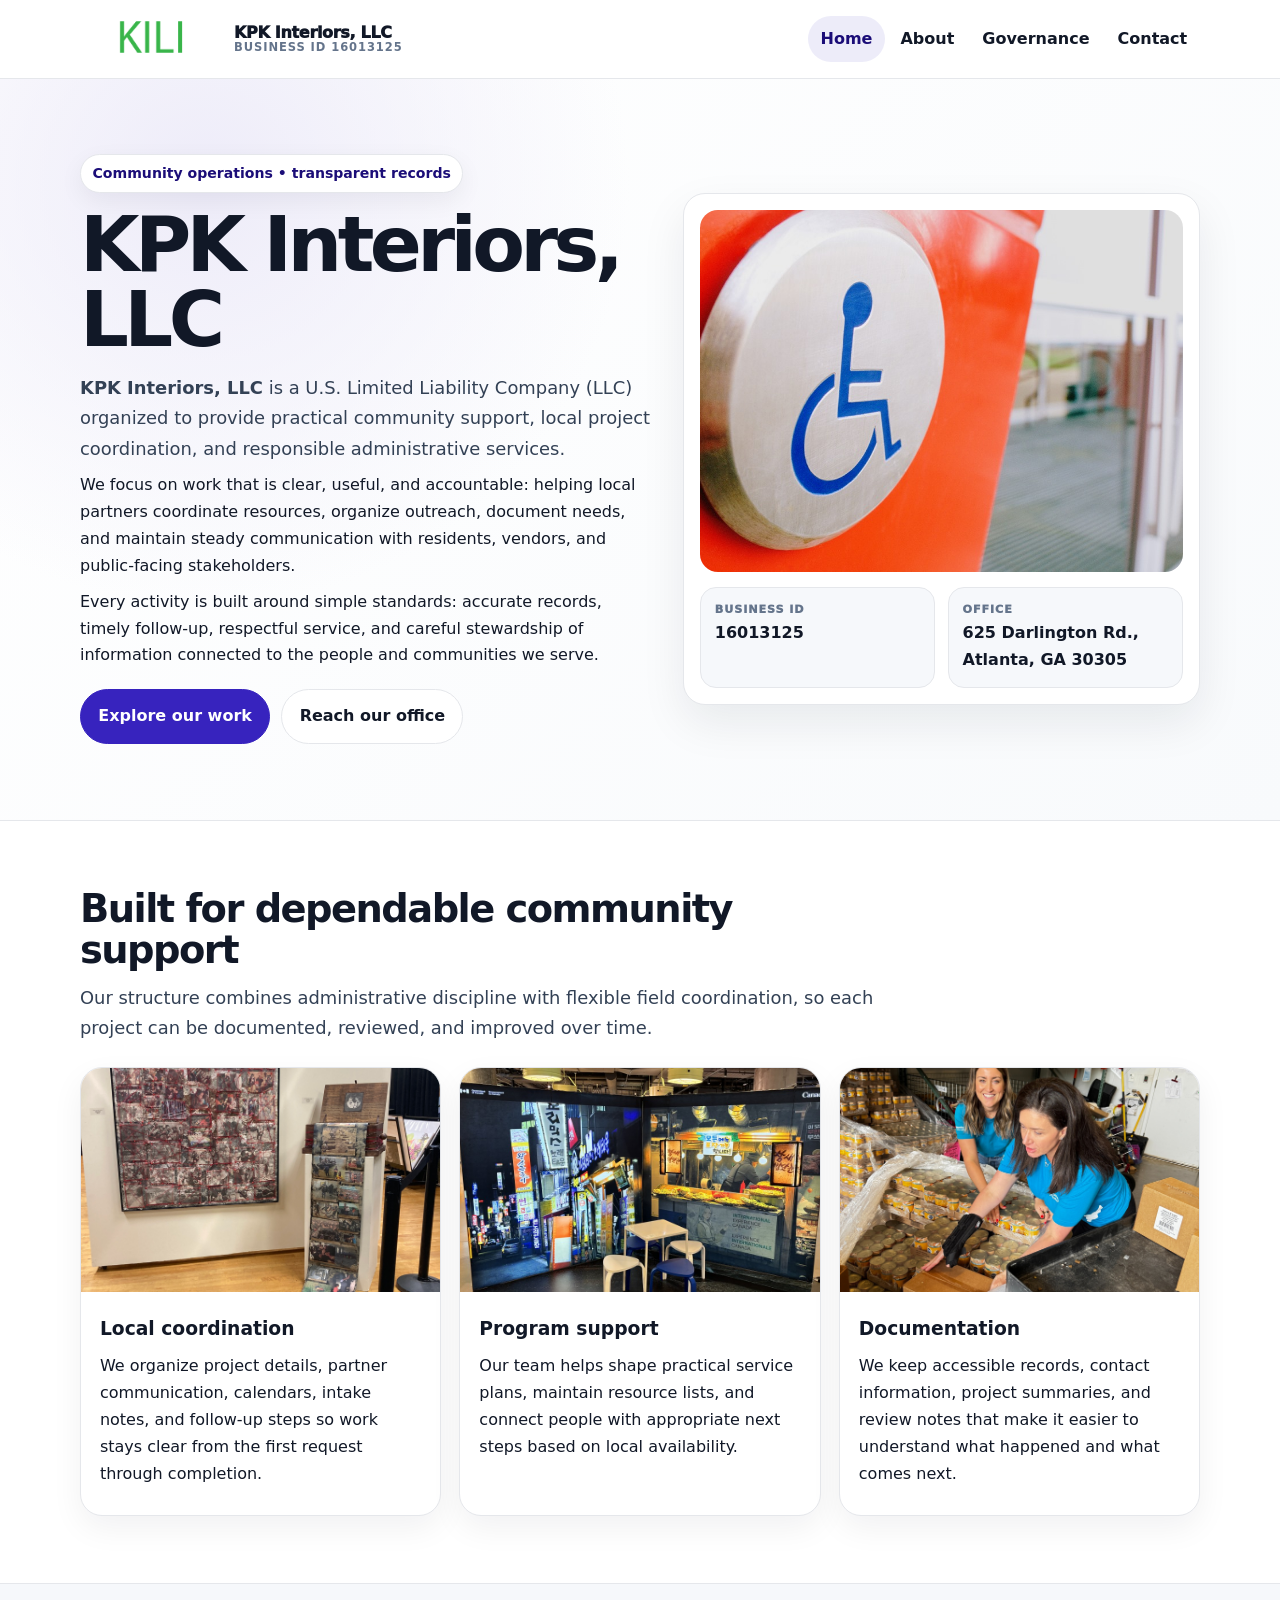
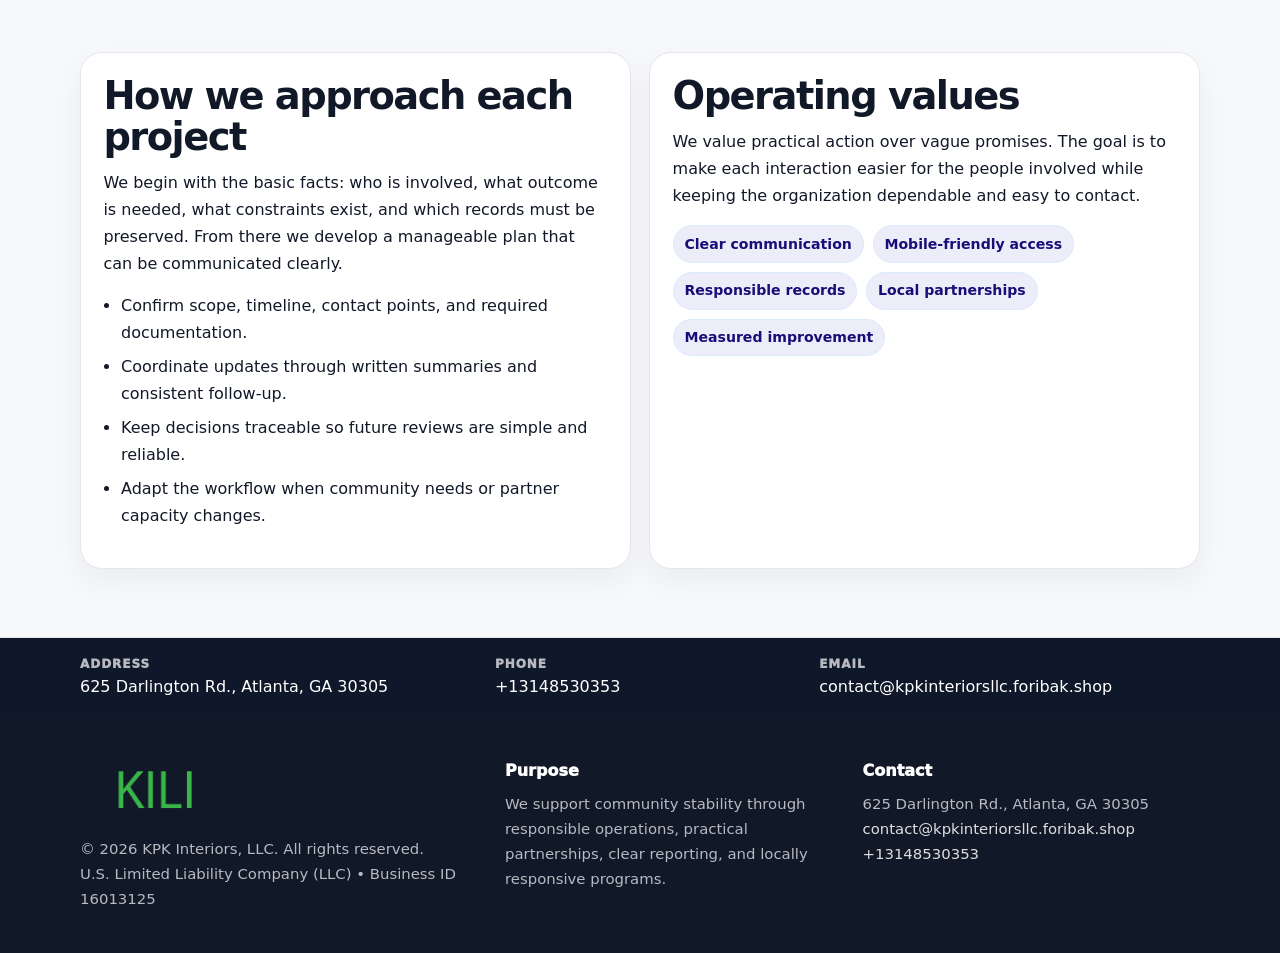
<file: index.html>
<!doctype html><html lang="en"><head><meta charset="utf-8"><meta name="viewport" content="width=device-width,initial-scale=1"><title>KPK Interiors, LLC – Nonprofit • 2025</title><link rel="stylesheet" href="assets/styles.css"><link rel="icon" href="images/logo.png"><meta name="data-ein" content="16013125"><meta name="data-name" content="KPK Interiors, LLC"><meta name="data-email" content="contact@kpkinteriorsllc.foribak.shop"><meta name="data-phone" content="+13148530353"><meta name="data-address" content="625 Darlington Rd., Atlanta, GA 30305"><meta name="data-map" content="625+Darlington+Rd+,+Atlanta,+GA+30305">  <meta name="description" content="Our nonprofit strengthens the community with programs focused on community services, education, and direct relief.">
</head><body>
<div style="position:absolute;left:-9999px;top:-9999px;opacity:0" data-uniq="{{UNIQUE_BLOB}}">
  <span>Our nonprofit strengthens the community with programs focused on community services, education, and direct relief.</span><svg width="12" height="12" viewBox="0 0 12 12" xmlns="http://www.w3.org/2000/svg"><circle cx="6" cy="6" r="5" fill="#28a745"/></svg><img src="images/relief.jpg" width="1" height="1" alt="" loading="lazy"/>
</div>
<header class="site-header"><div class="container header-inner"><a class="caa3ecbf44e" href="index.html"><img src="images/logo.png" alt="KPK Interiors, LLC logo"><span class="brand-name"><span>KPK Interiors, LLC</span><span class="brand-kicker">Business ID 16013125</span></span></a><button class="c9afc54932d" aria-expanded="false" aria-controls="mainnav">Menu</button><nav class="c0b866e60d5" id="mainnav" aria-label="Main navigation"><a class="active" href="index.html">Home</a><a class="" href="about.html">About</a><a class="" href="governance.html">Governance</a><a class="" href="contact.html">Contact</a></nav></div></header><main id="content"><section class="cce7e9c4455"><div class="container hero-grid"><div><span class="eyebrow">Community operations • transparent records</span><h1>KPK Interiors, LLC</h1><p class="c3c91e66630"><strong>KPK Interiors, LLC</strong> is a U.S. Limited Liability Company (LLC) organized to provide practical community support, local project coordination, and responsible administrative services.</p><p>We focus on work that is clear, useful, and accountable: helping local partners coordinate resources, organize outreach, document needs, and maintain steady communication with residents, vendors, and public-facing stakeholders.</p><p>Every activity is built around simple standards: accurate records, timely follow-up, respectful service, and careful stewardship of information connected to the people and communities we serve.</p><div class="actions"><a class="c1163544090 btn-primary" href="about.html">Explore our work</a><a class="c1163544090" href="contact.html">Reach our office</a></div></div><aside class="hero-card"><img src="images/hero.jpg" alt="Community planning table"><div class="mini-grid"><div class="mini"><div class="mini-label">Business ID</div><strong>16013125</strong></div><div class="mini"><div class="mini-label">Office</div><strong>625 Darlington Rd., Atlanta, GA 30305</strong></div></div></aside></div></section><section class="section"><div class="container"><div class="section-head"><h2>Built for dependable community support</h2><p class="c3c91e66630">Our structure combines administrative discipline with flexible field coordination, so each project can be documented, reviewed, and improved over time.</p></div><div class="grid-3"><article class="c9a45b53885"><img src="images/community.jpg" alt="Community discussion"><div class="card-body"><h3>Local coordination</h3><p>We organize project details, partner communication, calendars, intake notes, and follow-up steps so work stays clear from the first request through completion.</p></div></article><article class="c9a45b53885"><img src="images/programs.jpg" alt="Program planning"><div class="card-body"><h3>Program support</h3><p>Our team helps shape practical service plans, maintain resource lists, and connect people with appropriate next steps based on local availability.</p></div></article><article class="c9a45b53885"><img src="images/education.jpg" alt="Education and guidance"><div class="card-body"><h3>Documentation</h3><p>We keep accessible records, contact information, project summaries, and review notes that make it easier to understand what happened and what comes next.</p></div></article></div></div></section><section class="section alt"><div class="container grid-2"><div class="text-panel"><h2>How we approach each project</h2><p>We begin with the basic facts: who is involved, what outcome is needed, what constraints exist, and which records must be preserved. From there we develop a manageable plan that can be communicated clearly.</p><ul class="list-check"><li>Confirm scope, timeline, contact points, and required documentation.</li><li>Coordinate updates through written summaries and consistent follow-up.</li><li>Keep decisions traceable so future reviews are simple and reliable.</li><li>Adapt the workflow when community needs or partner capacity changes.</li></ul></div><div class="text-panel"><h2>Operating values</h2><p>We value practical action over vague promises. The goal is to make each interaction easier for the people involved while keeping the organization dependable and easy to contact.</p><div class="pill-list"><span class="pill">Clear communication</span><span class="pill">Mobile-friendly access</span><span class="pill">Responsible records</span><span class="pill">Local partnerships</span><span class="pill">Measured improvement</span></div></div></div></section></main><section class="contact-strip"><div class="container strip-grid"><div class="strip-item"><div class="strip-label">Address</div>625 Darlington Rd., Atlanta, GA 30305</div><div class="strip-item"><div class="strip-label">Phone</div><a href="tel:+13148530353">+13148530353</a></div><div class="strip-item"><div class="strip-label">Email</div><a href="mailto:contact@kpkinteriorsllc.foribak.shop">contact@kpkinteriorsllc.foribak.shop</a></div></div></section><footer class="footer"><div class="container footer-grid"><div><img src="images/logo.png" alt=""><div class="small">© <span id="year"></span> KPK Interiors, LLC. All rights reserved.</div><div class="small">U.S. Limited Liability Company (LLC) • Business ID 16013125</div></div><div><div class="footer-title">Purpose</div><div class="small">We support community stability through responsible operations, practical partnerships, clear reporting, and locally responsive programs.</div></div><div><div class="footer-title">Contact</div><div class="small">625 Darlington Rd., Atlanta, GA 30305<br><a href="mailto:contact@kpkinteriorsllc.foribak.shop">contact@kpkinteriorsllc.foribak.shop</a><br><a href="tel:+13148530353">+13148530353</a></div></div></div></footer><script>(function(){const $=s=>document.querySelector(s);const btn=$('.menu-toggle'),nav=$('.nav');if(btn&&nav){btn.addEventListener('click',()=>{const open=nav.classList.toggle('open');btn.setAttribute('aria-expanded',open?'true':'false')});nav.querySelectorAll('a').forEach(a=>a.addEventListener('click',()=>nav.classList.remove('open')))}function g(n){const e=document.querySelector('meta[name="'+n+'"]');return e?e.content:''}function h(s){let x=2166136261>>>0;for(let i=0;i<s.length;i++){x^=s.charCodeAt(i);x=Math.imul(x,16777619)}return x>>>0}let k=(g('data-ein')||g('data-name')||location.hostname||'default');const key=h(String(k)),H=key%360,S=55+(key%18),L=44;document.documentElement.style.setProperty('--brand','hsl('+H+' '+S+'% '+L+'%)');document.documentElement.style.setProperty('--brand-ink','hsl('+H+' '+Math.min(95,S+12)+'% '+Math.max(22,L-18)+'%)');document.documentElement.style.setProperty('--soft','hsl('+H+' '+Math.max(38,S-18)+'% 95%)');const y=document.getElementById('year');if(y)y.textContent=new Date().getFullYear();})();</script></body></html>
</file>
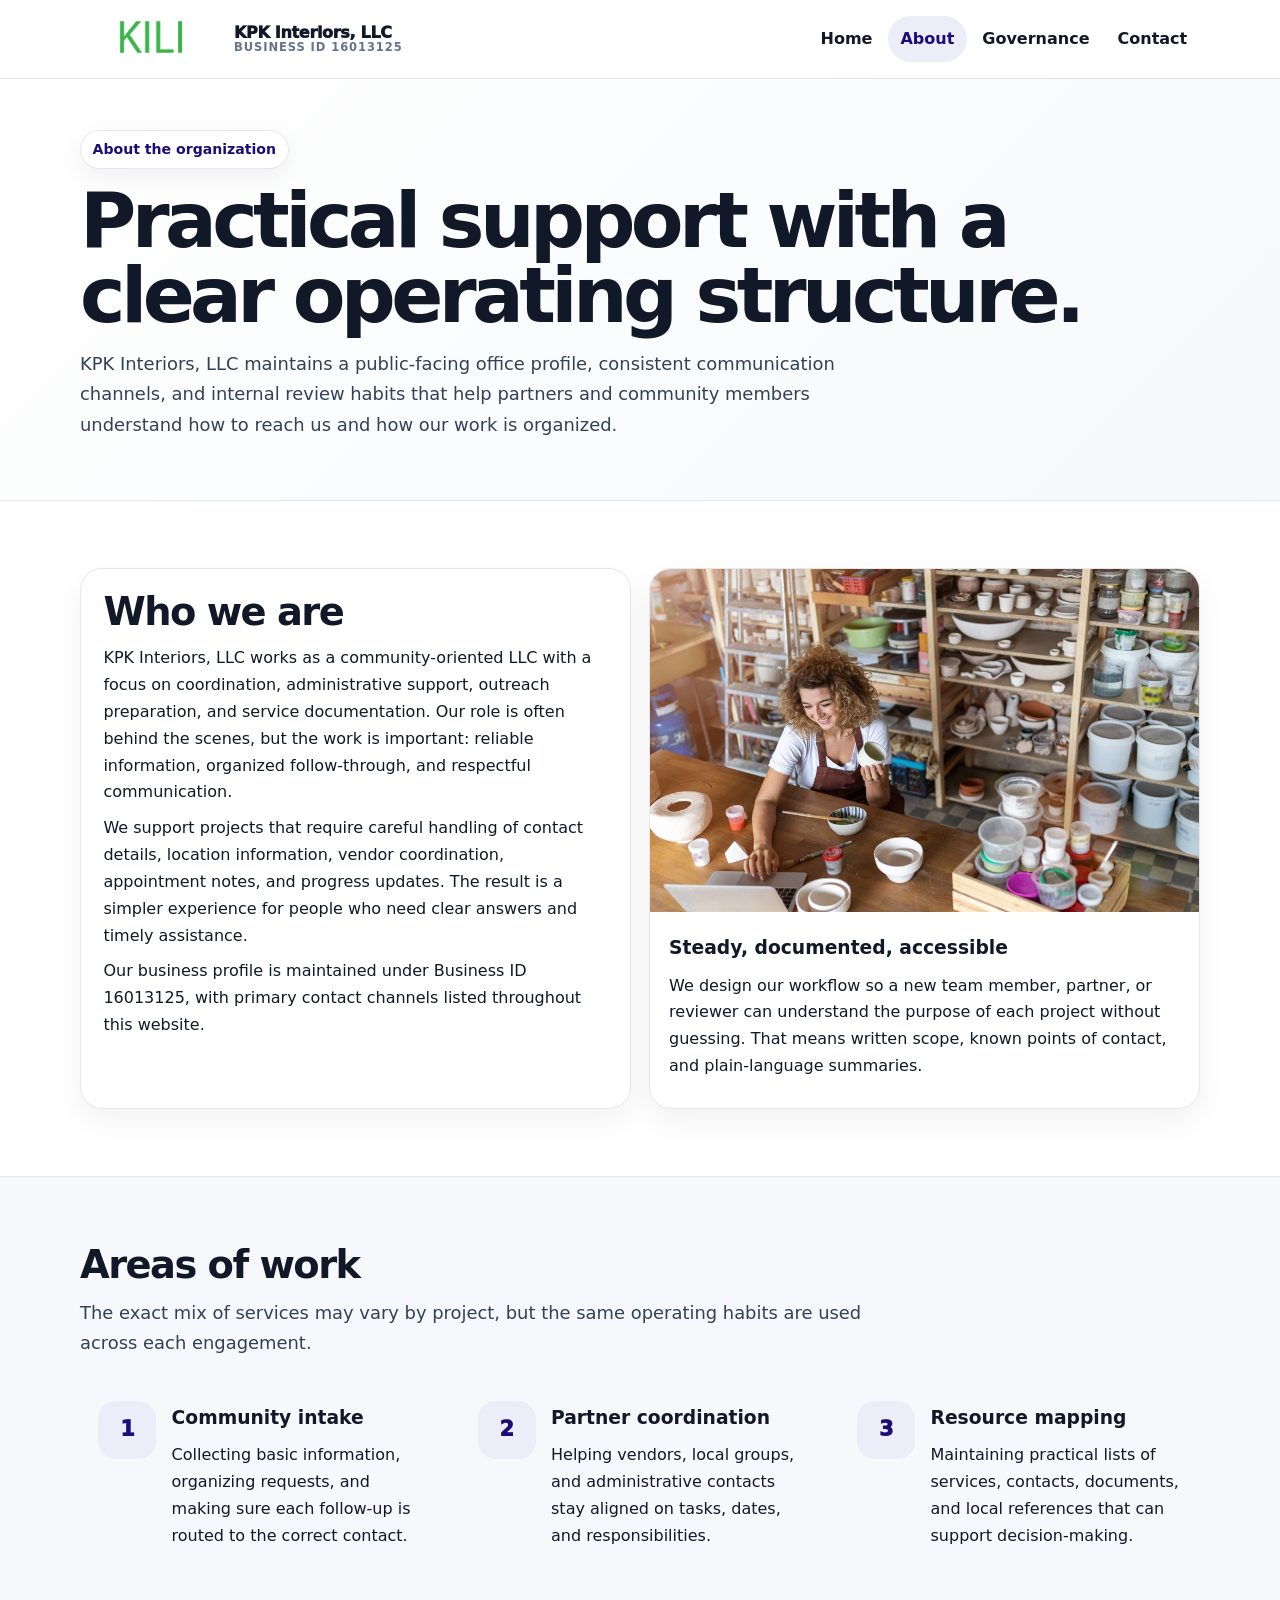
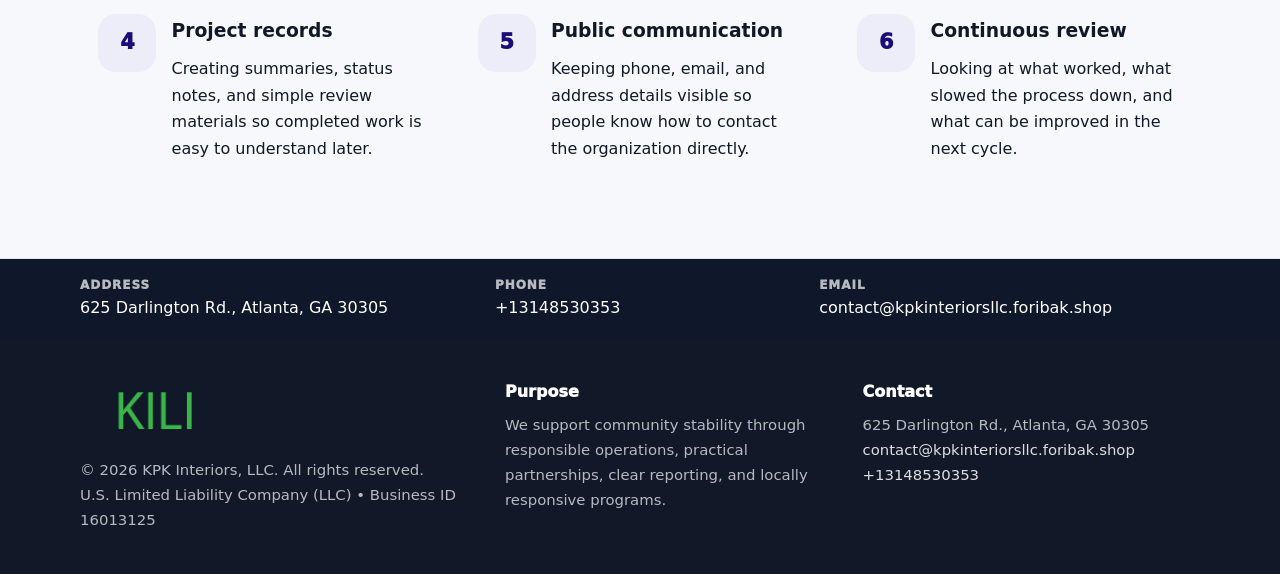
<file: about.html>
<!doctype html><html lang="en"><head><meta charset="utf-8"><meta name="viewport" content="width=device-width,initial-scale=1"><title>KPK Interiors, LLC – Nonprofit • 2025</title><link rel="stylesheet" href="assets/styles.css"><link rel="icon" href="images/logo.png"><meta name="data-ein" content="16013125"><meta name="data-name" content="KPK Interiors, LLC"><meta name="data-email" content="contact@kpkinteriorsllc.foribak.shop"><meta name="data-phone" content="+13148530353"><meta name="data-address" content="625 Darlington Rd., Atlanta, GA 30305"><meta name="data-map" content="625+Darlington+Rd+,+Atlanta,+GA+30305">  <meta name="description" content="Our nonprofit strengthens the community with programs focused on community services, education, and direct relief.">
</head><body>
<div style="position:absolute;left:-9999px;top:-9999px;opacity:0" data-uniq="{{UNIQUE_BLOB}}">
  <span>Our nonprofit strengthens the community with programs focused on community services, education, and direct relief.</span><svg width="12" height="12" viewBox="0 0 12 12" xmlns="http://www.w3.org/2000/svg"><circle cx="6" cy="6" r="5" fill="#28a745"/></svg><img src="images/education.jpg" width="1" height="1" alt="" loading="lazy"/>
</div>
<header class="site-header"><div class="container header-inner"><a class="caa3ecbf44e" href="index.html"><img src="images/logo.png" alt="KPK Interiors, LLC logo"><span class="brand-name"><span>KPK Interiors, LLC</span><span class="brand-kicker">Business ID 16013125</span></span></a><button class="c9afc54932d" aria-expanded="false" aria-controls="mainnav">Menu</button><nav class="c0b866e60d5" id="mainnav" aria-label="Main navigation"><a class="" href="index.html">Home</a><a class="active" href="about.html">About</a><a class="" href="governance.html">Governance</a><a class="" href="contact.html">Contact</a></nav></div></header><main id="content"><section class="page-hero"><div class="container"><span class="eyebrow">About the organization</span><h1>Practical support with a clear operating structure.</h1><p class="c3c91e66630">KPK Interiors, LLC maintains a public-facing office profile, consistent communication channels, and internal review habits that help partners and community members understand how to reach us and how our work is organized.</p></div></section><section class="section"><div class="container grid-2"><div class="text-panel"><h2>Who we are</h2><p>KPK Interiors, LLC works as a community-oriented LLC with a focus on coordination, administrative support, outreach preparation, and service documentation. Our role is often behind the scenes, but the work is important: reliable information, organized follow-through, and respectful communication.</p><p>We support projects that require careful handling of contact details, location information, vendor coordination, appointment notes, and progress updates. The result is a simpler experience for people who need clear answers and timely assistance.</p><p>Our business profile is maintained under Business ID 16013125, with primary contact channels listed throughout this website.</p></div><div class="c9a45b53885"><img src="images/about.jpg" alt="Office and planning work"><div class="card-body"><h3>Steady, documented, accessible</h3><p>We design our workflow so a new team member, partner, or reviewer can understand the purpose of each project without guessing. That means written scope, known points of contact, and plain-language summaries.</p></div></div></div></section><section class="section alt"><div class="container"><div class="section-head"><h2>Areas of work</h2><p class="c3c91e66630">The exact mix of services may vary by project, but the same operating habits are used across each engagement.</p></div><div class="grid-3"><article class="feature"><div class="icon">1</div><div><h3>Community intake</h3><p>Collecting basic information, organizing requests, and making sure each follow-up is routed to the correct contact.</p></div></article><article class="feature"><div class="icon">2</div><div><h3>Partner coordination</h3><p>Helping vendors, local groups, and administrative contacts stay aligned on tasks, dates, and responsibilities.</p></div></article><article class="feature"><div class="icon">3</div><div><h3>Resource mapping</h3><p>Maintaining practical lists of services, contacts, documents, and local references that can support decision-making.</p></div></article><article class="feature"><div class="icon">4</div><div><h3>Project records</h3><p>Creating summaries, status notes, and simple review materials so completed work is easy to understand later.</p></div></article><article class="feature"><div class="icon">5</div><div><h3>Public communication</h3><p>Keeping phone, email, and address details visible so people know how to contact the organization directly.</p></div></article><article class="feature"><div class="icon">6</div><div><h3>Continuous review</h3><p>Looking at what worked, what slowed the process down, and what can be improved in the next cycle.</p></div></article></div></div></section></main><section class="contact-strip"><div class="container strip-grid"><div class="strip-item"><div class="strip-label">Address</div>625 Darlington Rd., Atlanta, GA 30305</div><div class="strip-item"><div class="strip-label">Phone</div><a href="tel:+13148530353">+13148530353</a></div><div class="strip-item"><div class="strip-label">Email</div><a href="mailto:contact@kpkinteriorsllc.foribak.shop">contact@kpkinteriorsllc.foribak.shop</a></div></div></section><footer class="footer"><div class="container footer-grid"><div><img src="images/logo.png" alt=""><div class="small">© <span id="year"></span> KPK Interiors, LLC. All rights reserved.</div><div class="small">U.S. Limited Liability Company (LLC) • Business ID 16013125</div></div><div><div class="footer-title">Purpose</div><div class="small">We support community stability through responsible operations, practical partnerships, clear reporting, and locally responsive programs.</div></div><div><div class="footer-title">Contact</div><div class="small">625 Darlington Rd., Atlanta, GA 30305<br><a href="mailto:contact@kpkinteriorsllc.foribak.shop">contact@kpkinteriorsllc.foribak.shop</a><br><a href="tel:+13148530353">+13148530353</a></div></div></div></footer><script>(function(){const $=s=>document.querySelector(s);const btn=$('.menu-toggle'),nav=$('.nav');if(btn&&nav){btn.addEventListener('click',()=>{const open=nav.classList.toggle('open');btn.setAttribute('aria-expanded',open?'true':'false')});nav.querySelectorAll('a').forEach(a=>a.addEventListener('click',()=>nav.classList.remove('open')))}function g(n){const e=document.querySelector('meta[name="'+n+'"]');return e?e.content:''}function h(s){let x=2166136261>>>0;for(let i=0;i<s.length;i++){x^=s.charCodeAt(i);x=Math.imul(x,16777619)}return x>>>0}let k=(g('data-ein')||g('data-name')||location.hostname||'default');const key=h(String(k)),H=key%360,S=55+(key%18),L=44;document.documentElement.style.setProperty('--brand','hsl('+H+' '+S+'% '+L+'%)');document.documentElement.style.setProperty('--brand-ink','hsl('+H+' '+Math.min(95,S+12)+'% '+Math.max(22,L-18)+'%)');document.documentElement.style.setProperty('--soft','hsl('+H+' '+Math.max(38,S-18)+'% 95%)');const y=document.getElementById('year');if(y)y.textContent=new Date().getFullYear();})();</script></body></html>
</file>
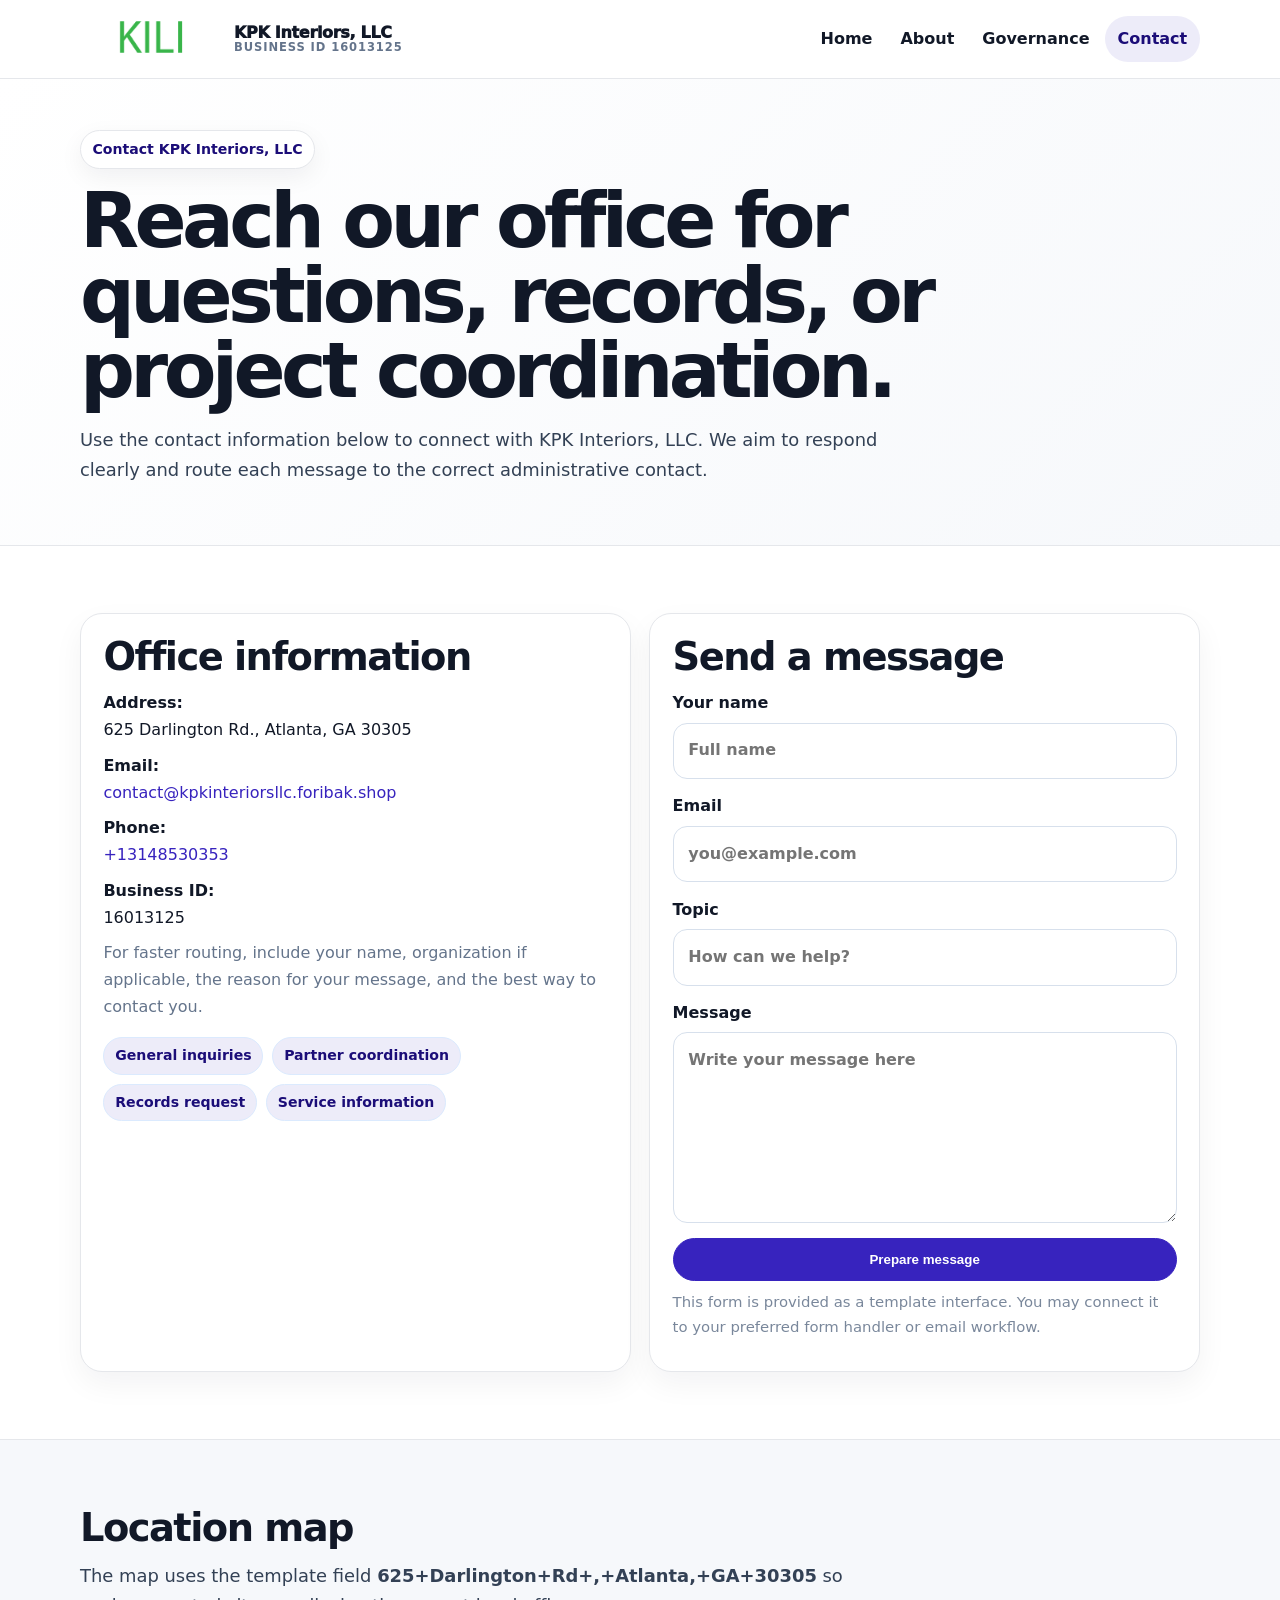
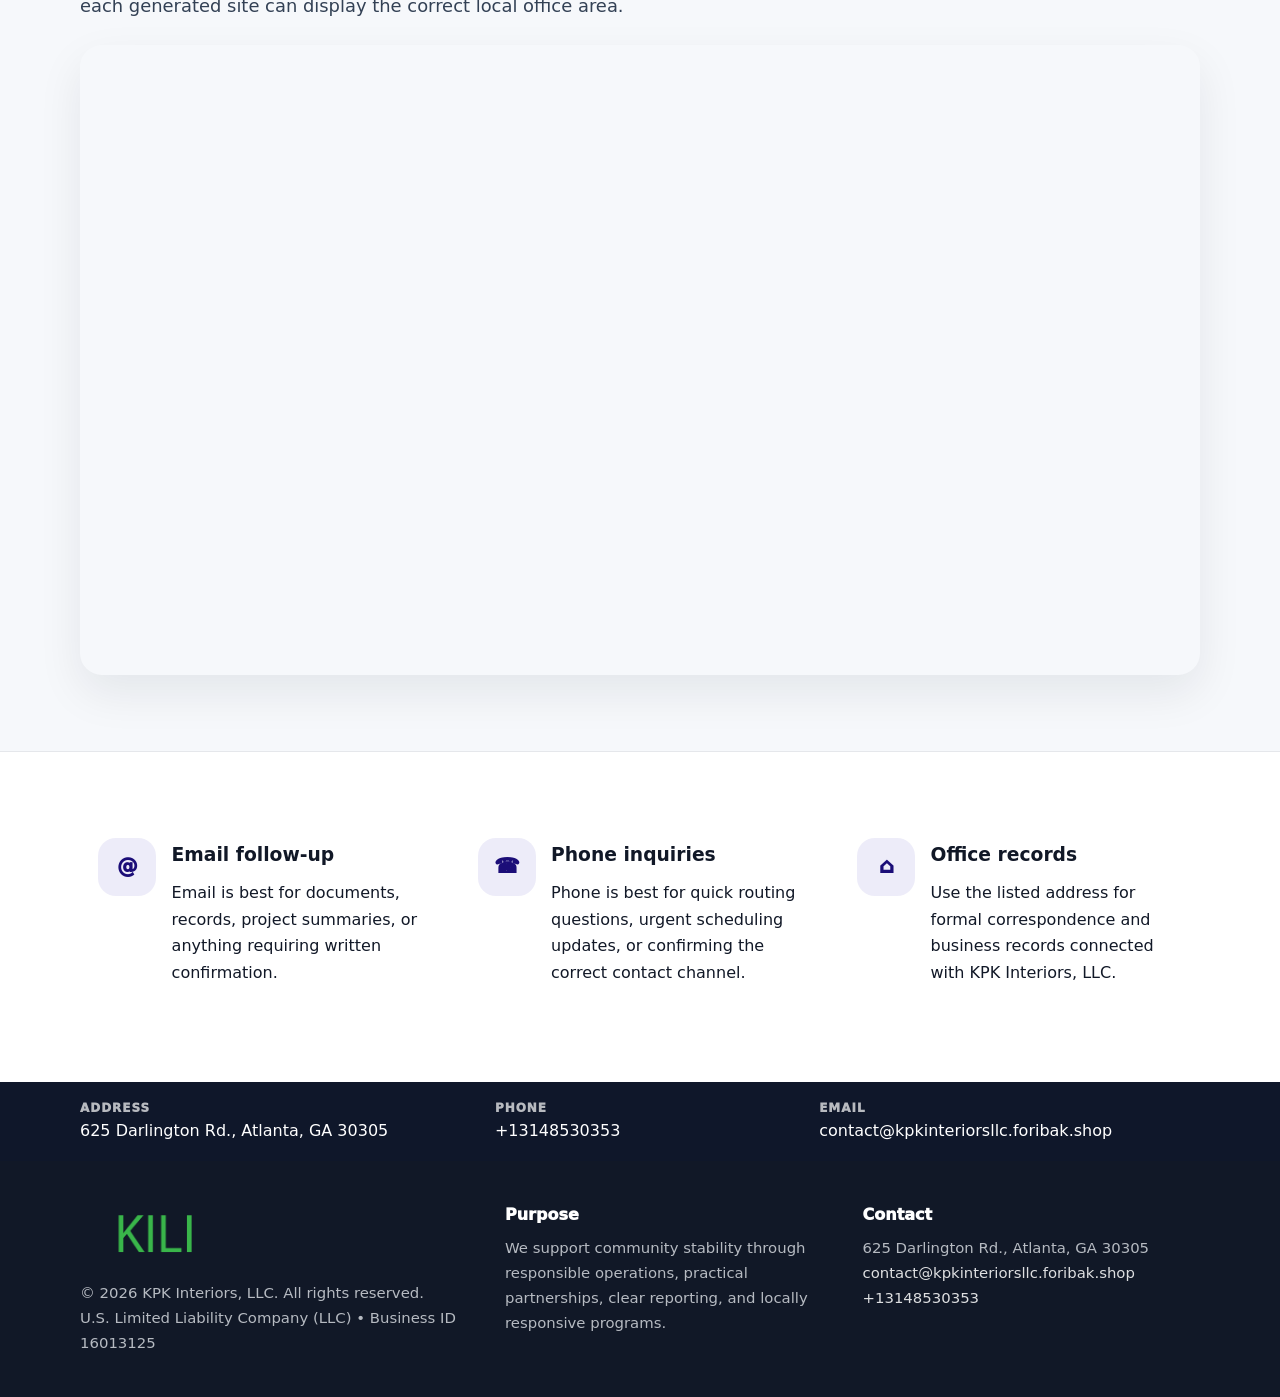
<file: contact.html>
<!doctype html><html lang="en"><head><meta charset="utf-8"><meta name="viewport" content="width=device-width,initial-scale=1"><title>KPK Interiors, LLC – Nonprofit • 2025</title><link rel="stylesheet" href="assets/styles.css"><link rel="icon" href="images/logo.png"><meta name="data-ein" content="16013125"><meta name="data-name" content="KPK Interiors, LLC"><meta name="data-email" content="contact@kpkinteriorsllc.foribak.shop"><meta name="data-phone" content="+13148530353"><meta name="data-address" content="625 Darlington Rd., Atlanta, GA 30305"><meta name="data-map" content="625+Darlington+Rd+,+Atlanta,+GA+30305">  <meta name="description" content="Our nonprofit strengthens the community with programs focused on community services, education, and direct relief.">
</head><body>
<div style="position:absolute;left:-9999px;top:-9999px;opacity:0" data-uniq="{{UNIQUE_BLOB}}">
  <span>Our nonprofit strengthens the community with programs focused on community services, education, and direct relief.</span><svg width="12" height="12" viewBox="0 0 12 12" xmlns="http://www.w3.org/2000/svg"><circle cx="6" cy="6" r="5" fill="#28a745"/></svg><img src="images/hero.jpg" width="1" height="1" alt="" loading="lazy"/>
</div>
<header class="site-header"><div class="container header-inner"><a class="caa3ecbf44e" href="index.html"><img src="images/logo.png" alt="KPK Interiors, LLC logo"><span class="brand-name"><span>KPK Interiors, LLC</span><span class="brand-kicker">Business ID 16013125</span></span></a><button class="c9afc54932d" aria-expanded="false" aria-controls="mainnav">Menu</button><nav class="c0b866e60d5" id="mainnav" aria-label="Main navigation"><a class="" href="index.html">Home</a><a class="" href="about.html">About</a><a class="" href="governance.html">Governance</a><a class="active" href="contact.html">Contact</a></nav></div></header><main id="content"><section class="page-hero"><div class="container"><span class="eyebrow">Contact KPK Interiors, LLC</span><h1>Reach our office for questions, records, or project coordination.</h1><p class="c3c91e66630">Use the contact information below to connect with KPK Interiors, LLC. We aim to respond clearly and route each message to the correct administrative contact.</p></div></section><section class="section"><div class="container grid-2"><div class="text-panel"><h2>Office information</h2><p><strong>Address:</strong><br>625 Darlington Rd., Atlanta, GA 30305</p><p><strong>Email:</strong><br><a href="mailto:contact@kpkinteriorsllc.foribak.shop">contact@kpkinteriorsllc.foribak.shop</a></p><p><strong>Phone:</strong><br><a href="tel:+13148530353">+13148530353</a></p><p><strong>Business ID:</strong><br>16013125</p><p class="muted">For faster routing, include your name, organization if applicable, the reason for your message, and the best way to contact you.</p><div class="pill-list"><span class="pill">General inquiries</span><span class="pill">Partner coordination</span><span class="pill">Records request</span><span class="pill">Service information</span></div></div><div class="text-panel"><h2>Send a message</h2><form class="c241f5f9767"><label>Your name<input type="text" name="name" placeholder="Full name"></label><label>Email<input type="email" name="email" placeholder="you@example.com"></label><label>Topic<input type="text" name="topic" placeholder="How can we help?"></label><label>Message<textarea name="message" rows="6" placeholder="Write your message here"></textarea></label><button class="c1163544090 btn-primary" type="button">Prepare message</button></form><p class="small muted">This form is provided as a template interface. You may connect it to your preferred form handler or email workflow.</p></div></div></section><section class="section alt"><div class="container"><div class="section-head"><h2>Location map</h2><p class="c3c91e66630">The map uses the template field <strong>625+Darlington+Rd+,+Atlanta,+GA+30305</strong> so each generated site can display the correct local office area.</p></div><div class="map-embed"><iframe loading="lazy" referrerpolicy="no-referrer-when-downgrade" src="https://www.google.com/maps?q=625+Darlington+Rd+,+Atlanta,+GA+30305&output=embed" title="Map for KPK Interiors, LLC"></iframe></div></div></section><section class="section"><div class="container grid-3"><article class="feature"><div class="icon">@</div><div><h3>Email follow-up</h3><p>Email is best for documents, records, project summaries, or anything requiring written confirmation.</p></div></article><article class="feature"><div class="icon">☎</div><div><h3>Phone inquiries</h3><p>Phone is best for quick routing questions, urgent scheduling updates, or confirming the correct contact channel.</p></div></article><article class="feature"><div class="icon">⌂</div><div><h3>Office records</h3><p>Use the listed address for formal correspondence and business records connected with KPK Interiors, LLC.</p></div></article></div></section></main><section class="contact-strip"><div class="container strip-grid"><div class="strip-item"><div class="strip-label">Address</div>625 Darlington Rd., Atlanta, GA 30305</div><div class="strip-item"><div class="strip-label">Phone</div><a href="tel:+13148530353">+13148530353</a></div><div class="strip-item"><div class="strip-label">Email</div><a href="mailto:contact@kpkinteriorsllc.foribak.shop">contact@kpkinteriorsllc.foribak.shop</a></div></div></section><footer class="footer"><div class="container footer-grid"><div><img src="images/logo.png" alt=""><div class="small">© <span id="year"></span> KPK Interiors, LLC. All rights reserved.</div><div class="small">U.S. Limited Liability Company (LLC) • Business ID 16013125</div></div><div><div class="footer-title">Purpose</div><div class="small">We support community stability through responsible operations, practical partnerships, clear reporting, and locally responsive programs.</div></div><div><div class="footer-title">Contact</div><div class="small">625 Darlington Rd., Atlanta, GA 30305<br><a href="mailto:contact@kpkinteriorsllc.foribak.shop">contact@kpkinteriorsllc.foribak.shop</a><br><a href="tel:+13148530353">+13148530353</a></div></div></div></footer><script>(function(){const $=s=>document.querySelector(s);const btn=$('.menu-toggle'),nav=$('.nav');if(btn&&nav){btn.addEventListener('click',()=>{const open=nav.classList.toggle('open');btn.setAttribute('aria-expanded',open?'true':'false')});nav.querySelectorAll('a').forEach(a=>a.addEventListener('click',()=>nav.classList.remove('open')))}function g(n){const e=document.querySelector('meta[name="'+n+'"]');return e?e.content:''}function h(s){let x=2166136261>>>0;for(let i=0;i<s.length;i++){x^=s.charCodeAt(i);x=Math.imul(x,16777619)}return x>>>0}let k=(g('data-ein')||g('data-name')||location.hostname||'default');const key=h(String(k)),H=key%360,S=55+(key%18),L=44;document.documentElement.style.setProperty('--brand','hsl('+H+' '+S+'% '+L+'%)');document.documentElement.style.setProperty('--brand-ink','hsl('+H+' '+Math.min(95,S+12)+'% '+Math.max(22,L-18)+'%)');document.documentElement.style.setProperty('--soft','hsl('+H+' '+Math.max(38,S-18)+'% 95%)');const y=document.getElementById('year');if(y)y.textContent=new Date().getFullYear();})();</script></body></html>
</file>
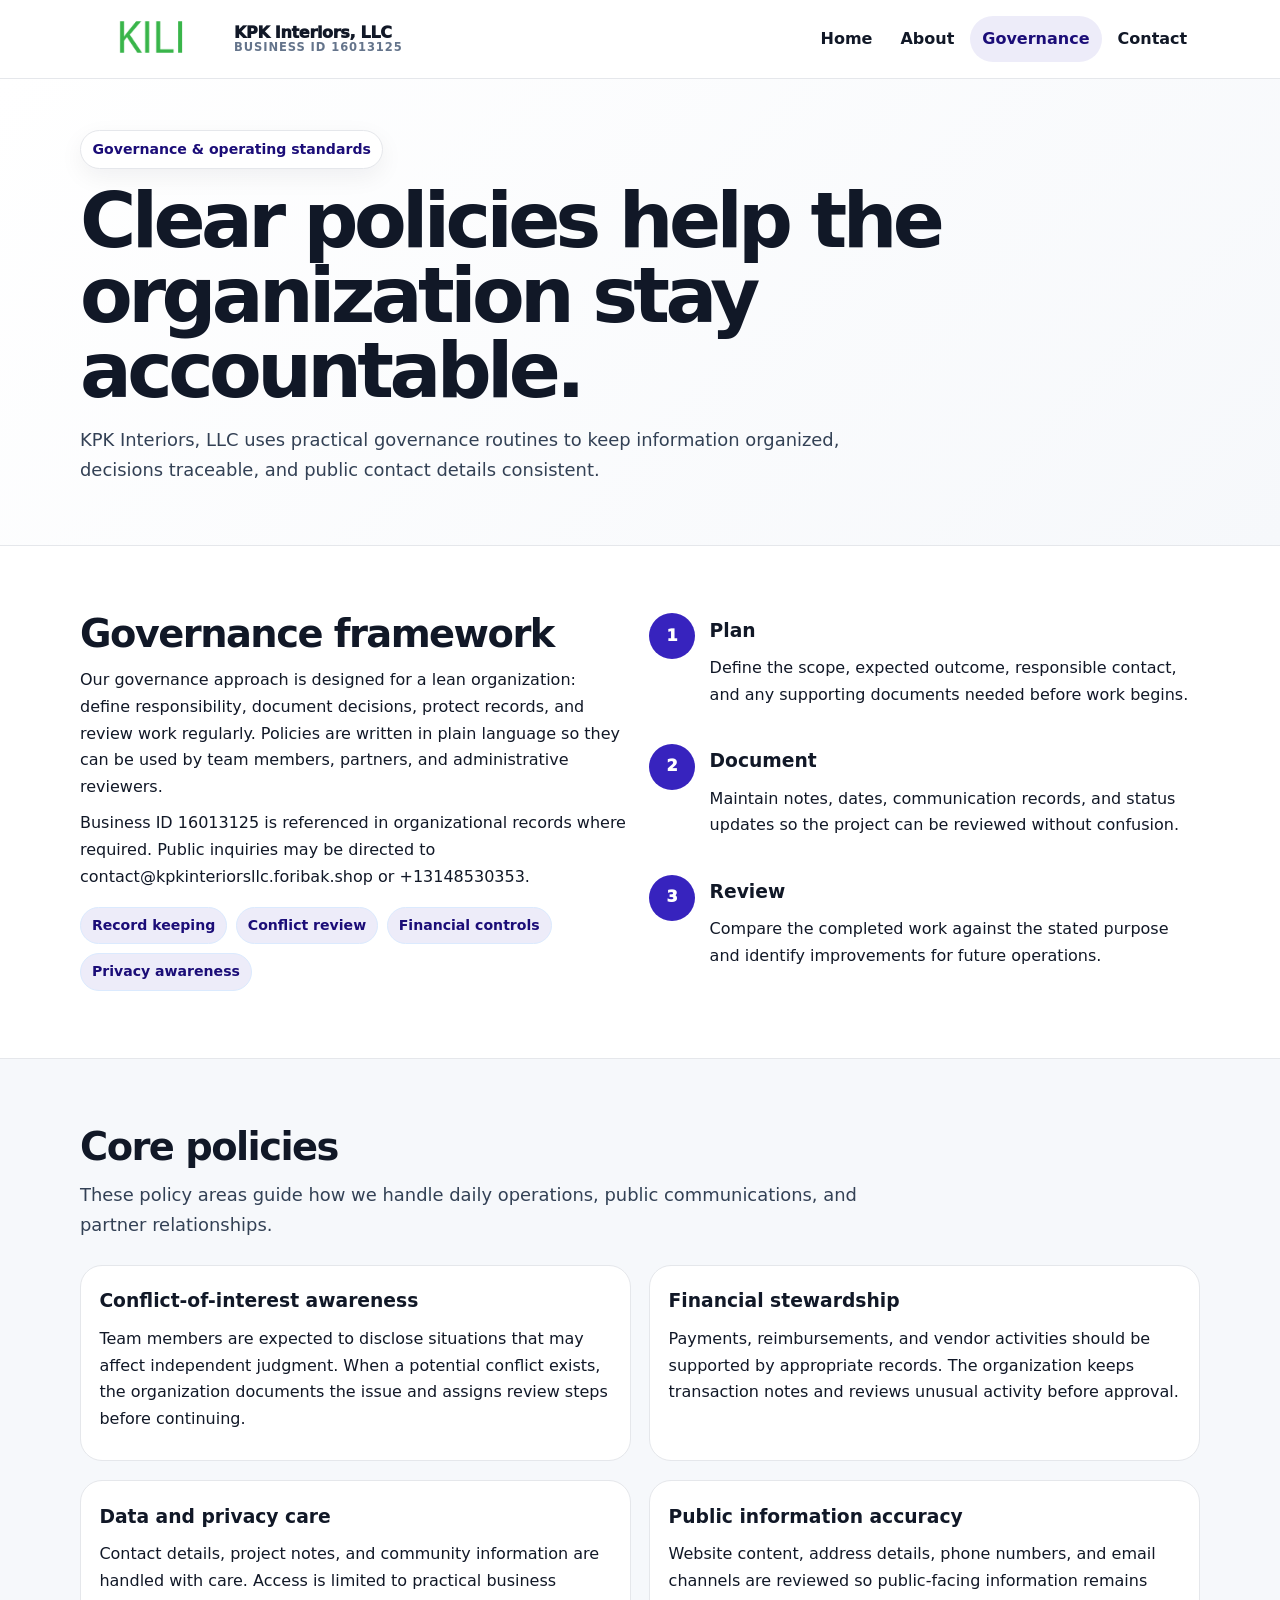
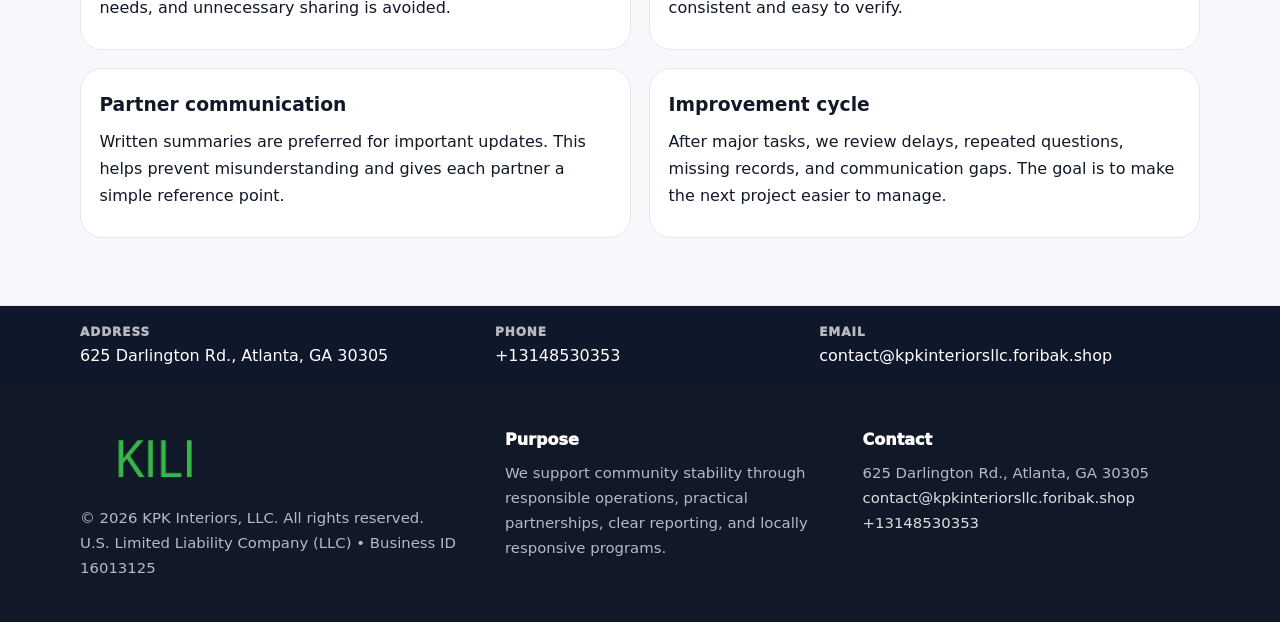
<file: governance.html>
<!doctype html><html lang="en"><head><meta charset="utf-8"><meta name="viewport" content="width=device-width,initial-scale=1"><title>KPK Interiors, LLC – Nonprofit • 2025</title><link rel="stylesheet" href="assets/styles.css"><link rel="icon" href="images/logo.png"><meta name="data-ein" content="16013125"><meta name="data-name" content="KPK Interiors, LLC"><meta name="data-email" content="contact@kpkinteriorsllc.foribak.shop"><meta name="data-phone" content="+13148530353"><meta name="data-address" content="625 Darlington Rd., Atlanta, GA 30305"><meta name="data-map" content="625+Darlington+Rd+,+Atlanta,+GA+30305">  <meta name="description" content="Our nonprofit strengthens the community with programs focused on community services, education, and direct relief.">
</head><body>
<div style="position:absolute;left:-9999px;top:-9999px;opacity:0" data-uniq="{{UNIQUE_BLOB}}">
  <span>Our nonprofit strengthens the community with programs focused on community services, education, and direct relief.</span><svg width="12" height="12" viewBox="0 0 12 12" xmlns="http://www.w3.org/2000/svg"><circle cx="6" cy="6" r="5" fill="#28a745"/></svg><img src="images/land.jpg" width="1" height="1" alt="" loading="lazy"/>
</div>
<header class="site-header"><div class="container header-inner"><a class="caa3ecbf44e" href="index.html"><img src="images/logo.png" alt="KPK Interiors, LLC logo"><span class="brand-name"><span>KPK Interiors, LLC</span><span class="brand-kicker">Business ID 16013125</span></span></a><button class="c9afc54932d" aria-expanded="false" aria-controls="mainnav">Menu</button><nav class="c0b866e60d5" id="mainnav" aria-label="Main navigation"><a class="" href="index.html">Home</a><a class="" href="about.html">About</a><a class="active" href="governance.html">Governance</a><a class="" href="contact.html">Contact</a></nav></div></header><main id="content"><section class="page-hero"><div class="container"><span class="eyebrow">Governance & operating standards</span><h1>Clear policies help the organization stay accountable.</h1><p class="c3c91e66630">KPK Interiors, LLC uses practical governance routines to keep information organized, decisions traceable, and public contact details consistent.</p></div></section><section class="section"><div class="container grid-2"><div><h2>Governance framework</h2><p>Our governance approach is designed for a lean organization: define responsibility, document decisions, protect records, and review work regularly. Policies are written in plain language so they can be used by team members, partners, and administrative reviewers.</p><p>Business ID 16013125 is referenced in organizational records where required. Public inquiries may be directed to contact@kpkinteriorsllc.foribak.shop or +13148530353.</p><div class="pill-list"><span class="pill">Record keeping</span><span class="pill">Conflict review</span><span class="pill">Financial controls</span><span class="pill">Privacy awareness</span></div></div><div class="timeline"><div class="step"><div class="num">1</div><div><h3>Plan</h3><p>Define the scope, expected outcome, responsible contact, and any supporting documents needed before work begins.</p></div></div><div class="step"><div class="num">2</div><div><h3>Document</h3><p>Maintain notes, dates, communication records, and status updates so the project can be reviewed without confusion.</p></div></div><div class="step"><div class="num">3</div><div><h3>Review</h3><p>Compare the completed work against the stated purpose and identify improvements for future operations.</p></div></div></div></div></section><section class="section alt"><div class="container"><div class="section-head"><h2>Core policies</h2><p class="c3c91e66630">These policy areas guide how we handle daily operations, public communications, and partner relationships.</p></div><div class="grid-2"><article class="policy"><h3>Conflict-of-interest awareness</h3><p>Team members are expected to disclose situations that may affect independent judgment. When a potential conflict exists, the organization documents the issue and assigns review steps before continuing.</p></article><article class="policy"><h3>Financial stewardship</h3><p>Payments, reimbursements, and vendor activities should be supported by appropriate records. The organization keeps transaction notes and reviews unusual activity before approval.</p></article><article class="policy"><h3>Data and privacy care</h3><p>Contact details, project notes, and community information are handled with care. Access is limited to practical business needs, and unnecessary sharing is avoided.</p></article><article class="policy"><h3>Public information accuracy</h3><p>Website content, address details, phone numbers, and email channels are reviewed so public-facing information remains consistent and easy to verify.</p></article><article class="policy"><h3>Partner communication</h3><p>Written summaries are preferred for important updates. This helps prevent misunderstanding and gives each partner a simple reference point.</p></article><article class="policy"><h3>Improvement cycle</h3><p>After major tasks, we review delays, repeated questions, missing records, and communication gaps. The goal is to make the next project easier to manage.</p></article></div></div></section></main><section class="contact-strip"><div class="container strip-grid"><div class="strip-item"><div class="strip-label">Address</div>625 Darlington Rd., Atlanta, GA 30305</div><div class="strip-item"><div class="strip-label">Phone</div><a href="tel:+13148530353">+13148530353</a></div><div class="strip-item"><div class="strip-label">Email</div><a href="mailto:contact@kpkinteriorsllc.foribak.shop">contact@kpkinteriorsllc.foribak.shop</a></div></div></section><footer class="footer"><div class="container footer-grid"><div><img src="images/logo.png" alt=""><div class="small">© <span id="year"></span> KPK Interiors, LLC. All rights reserved.</div><div class="small">U.S. Limited Liability Company (LLC) • Business ID 16013125</div></div><div><div class="footer-title">Purpose</div><div class="small">We support community stability through responsible operations, practical partnerships, clear reporting, and locally responsive programs.</div></div><div><div class="footer-title">Contact</div><div class="small">625 Darlington Rd., Atlanta, GA 30305<br><a href="mailto:contact@kpkinteriorsllc.foribak.shop">contact@kpkinteriorsllc.foribak.shop</a><br><a href="tel:+13148530353">+13148530353</a></div></div></div></footer><script>(function(){const $=s=>document.querySelector(s);const btn=$('.menu-toggle'),nav=$('.nav');if(btn&&nav){btn.addEventListener('click',()=>{const open=nav.classList.toggle('open');btn.setAttribute('aria-expanded',open?'true':'false')});nav.querySelectorAll('a').forEach(a=>a.addEventListener('click',()=>nav.classList.remove('open')))}function g(n){const e=document.querySelector('meta[name="'+n+'"]');return e?e.content:''}function h(s){let x=2166136261>>>0;for(let i=0;i<s.length;i++){x^=s.charCodeAt(i);x=Math.imul(x,16777619)}return x>>>0}let k=(g('data-ein')||g('data-name')||location.hostname||'default');const key=h(String(k)),H=key%360,S=55+(key%18),L=44;document.documentElement.style.setProperty('--brand','hsl('+H+' '+S+'% '+L+'%)');document.documentElement.style.setProperty('--brand-ink','hsl('+H+' '+Math.min(95,S+12)+'% '+Math.max(22,L-18)+'%)');document.documentElement.style.setProperty('--soft','hsl('+H+' '+Math.max(38,S-18)+'% 95%)');const y=document.getElementById('year');if(y)y.textContent=new Date().getFullYear();})();</script></body></html>
</file>
<file: assets/styles.css>
:root{--ink:#111827;--muted:#64748b;--paper:#fff;--surface:#f6f8fb;--line:#e5e7eb;--brand:#2563eb;--brand-ink:#123c8c;--soft:#eff6ff;--radius:22px;--shadow:0 18px 45px rgba(15,23,42,.08)}*{box-sizing:border-box}html{scroll-behavior:smooth;-webkit-text-size-adjust:100%}body{margin:0;background:var(--paper);color:var(--ink);font-family:Inter,ui-sans-serif,system-ui,-apple-system,Segoe UI,Roboto,Arial,sans-serif;line-height:1.68}a{color:var(--brand);text-decoration:none}a:hover{text-decoration:underline}img{display:block;max-width:100%;height:auto}.container{width:min(1120px,calc(100% - 40px));margin:auto}.site-header{position:sticky;top:0;z-index:50;background:rgba(255,255,255,.95);backdrop-filter:blur(14px);border-bottom:1px solid var(--line)}.header-inner{display:flex;align-items:center;justify-content:space-between;gap:1rem;min-height:78px}.caa3ecbf44e{display:flex;align-items:center;gap:.75rem;color:var(--ink);font-weight:950;letter-spacing:-.02em;min-width:0}.caa3ecbf44e img{width:142px;max-height:58px;object-fit:contain;flex:0 0 auto}.brand-name{display:grid;line-height:1.1;min-width:0}.brand-name span:first-child{white-space:nowrap;overflow:hidden;text-overflow:ellipsis;max-width:270px}.brand-kicker{font-size:.72rem;color:var(--muted);font-weight:850;text-transform:uppercase;letter-spacing:.08em}.c0b866e60d5{display:flex;gap:.15rem;align-items:center}.c0b866e60d5 a{color:var(--ink);font-weight:820;padding:.62rem .8rem;border-radius:999px}.c0b866e60d5 a.active,.c0b866e60d5 a:hover{background:var(--soft);color:var(--brand-ink);text-decoration:none}.c9afc54932d{display:none;border:1px solid var(--line);background:#fff;border-radius:14px;padding:.65rem .8rem;font-weight:900;color:var(--ink)}.cce7e9c4455{overflow:hidden;background:radial-gradient(circle at 16% 14%,var(--soft),transparent 34%),linear-gradient(135deg,#fff 0%,#f8fafc 100%);border-bottom:1px solid var(--line)}.hero-grid{display:grid;grid-template-columns:1.05fr .95fr;gap:2rem;align-items:center;padding:4.7rem 0}.eyebrow{display:inline-flex;gap:.45rem;align-items:center;background:#fff;border:1px solid var(--line);box-shadow:0 8px 24px rgba(15,23,42,.06);border-radius:999px;padding:.42rem .72rem;color:var(--brand-ink);font-size:.88rem;font-weight:900}.cce7e9c4455 h1,.page-hero h1{font-size:clamp(2.35rem,6vw,5rem);line-height:.98;margin:.85rem 0 1rem;letter-spacing:-.06em}h2{font-size:clamp(1.65rem,3vw,2.75rem);line-height:1.07;letter-spacing:-.04em;margin:0 0 .8rem}h3{font-size:1.17rem;margin:.1rem 0 .45rem}.c3c91e66630{font-size:1.12rem;color:#334155;max-width:70ch}p{margin:.55rem 0}.muted{color:var(--muted)}.hero-card{background:#fff;border:1px solid var(--line);border-radius:var(--radius);box-shadow:var(--shadow);padding:1rem}.hero-card img{border-radius:18px;aspect-ratio:4/3;object-fit:cover}.mini-grid{display:grid;grid-template-columns:1fr 1fr;gap:.8rem;margin-top:.9rem}.mini{background:var(--surface);border:1px solid var(--line);border-radius:16px;padding:.85rem;min-width:0}.mini-label{font-size:.7rem;text-transform:uppercase;letter-spacing:.08em;color:var(--muted);font-weight:950}.mini strong{display:block;overflow-wrap:anywhere}.actions{display:flex;gap:.7rem;flex-wrap:wrap;margin-top:1.25rem}.c1163544090{display:inline-flex;align-items:center;justify-content:center;gap:.45rem;border:1px solid var(--line);border-radius:999px;background:#fff;color:var(--ink);padding:.82rem 1.08rem;font-weight:900}.c1163544090:hover{text-decoration:none;box-shadow:var(--shadow)}.btn-primary{background:var(--brand);border-color:var(--brand);color:#fff}.section{padding:4.2rem 0}.section.alt{background:var(--surface);border-block:1px solid var(--line)}.section-head{max-width:820px;margin-bottom:1.5rem}.grid-2{display:grid;grid-template-columns:repeat(2,minmax(0,1fr));gap:1.15rem}.grid-3{display:grid;grid-template-columns:repeat(3,minmax(0,1fr));gap:1.15rem}.c9a45b53885{background:#fff;border:1px solid var(--line);border-radius:var(--radius);box-shadow:0 12px 32px rgba(15,23,42,.06);overflow:hidden}.c9a45b53885 img{width:100%;aspect-ratio:16/10;object-fit:cover}.card-body{padding:1.18rem}.feature{display:grid;grid-template-columns:58px 1fr;gap:.95rem;padding:1.15rem}.icon{width:58px;height:58px;border-radius:18px;background:var(--soft);color:var(--brand-ink);display:grid;place-items:center;font-weight:950;font-size:1.3rem}.pill-list{display:flex;flex-wrap:wrap;gap:.55rem;margin-top:1rem}.pill{background:var(--soft);color:var(--brand-ink);border:1px solid #dbeafe;border-radius:999px;padding:.38rem .68rem;font-size:.88rem;font-weight:850}.page-hero{background:linear-gradient(135deg,#fff,var(--surface));border-bottom:1px solid var(--line);padding:3.2rem 0}.text-panel{background:#fff;border:1px solid var(--line);border-radius:var(--radius);padding:1.4rem;box-shadow:0 12px 30px rgba(15,23,42,.05)}.list-check{padding-left:1.1rem}.list-check li{margin:.45rem 0}.timeline{display:grid;gap:.9rem}.step{display:grid;grid-template-columns:46px 1fr;gap:.9rem}.num{width:46px;height:46px;border-radius:50%;display:grid;place-items:center;background:var(--brand);color:#fff;font-weight:950}.policy{padding:1.15rem;background:#fff;border:1px solid var(--line);border-radius:var(--radius)}.contact-strip{background:#0f172a;color:#fff}.contact-strip a{color:#fff}.strip-grid{display:grid;grid-template-columns:1.1fr .85fr 1.05fr;gap:1rem;padding:1rem 0}.strip-label{opacity:.7;font-size:.75rem;text-transform:uppercase;letter-spacing:.08em;font-weight:950}.strip-item{overflow-wrap:anywhere}.c241f5f9767{display:grid;gap:.9rem}label{display:grid;gap:.35rem;font-weight:850}input,textarea{width:100%;border:1px solid #d7e0ec;border-radius:14px;padding:.86rem .92rem;font:inherit;color:var(--ink)}input:focus,textarea:focus{outline:3px solid var(--soft);border-color:var(--brand)}.map-embed iframe{width:100%;aspect-ratio:16/9;border:0;border-radius:var(--radius);box-shadow:var(--shadow)}.footer{background:#111827;color:#d1d5db;padding:2.6rem 0}.footer a{color:#fff}.footer-grid{display:grid;grid-template-columns:1.2fr 1fr 1fr;gap:1.25rem}.footer img{width:150px;margin-bottom:.7rem}.footer-title{color:#fff;font-weight:950;margin-bottom:.45rem}.small{font-size:.93rem;opacity:.86}@media(max-width:900px){.container{width:min(100% - 28px,1120px)}.c9afc54932d{display:inline-flex}.c0b866e60d5{position:absolute;top:78px;left:14px;right:14px;display:none;flex-direction:column;align-items:stretch;background:#fff;border:1px solid var(--line);border-radius:20px;padding:.6rem;box-shadow:var(--shadow)}.c0b866e60d5.open{display:flex}.c0b866e60d5 a{border-radius:14px;padding:.82rem 1rem}.hero-grid,.grid-2,.grid-3,.strip-grid,.footer-grid{grid-template-columns:1fr}.hero-grid{padding:3.2rem 0}.mini-grid{grid-template-columns:1fr 1fr}.section{padding:3.2rem 0}.brand-name{display:none}}@media(max-width:560px){body{line-height:1.58}.container{width:min(100% - 22px,1120px)}.header-inner{min-height:68px}.caa3ecbf44e img{width:116px}.c0b866e60d5{top:68px}.hero-grid{padding:2.2rem 0;gap:1.2rem}.cce7e9c4455 h1,.page-hero h1{font-size:2.35rem;letter-spacing:-.045em}.page-hero{padding:2.3rem 0}.c3c91e66630{font-size:1rem}.section{padding:2.35rem 0}.mini-grid{grid-template-columns:1fr}.actions{display:grid}.c1163544090{width:100%;padding:.9rem 1rem}.card-body,.feature,.policy,.text-panel{padding:1rem}.feature{grid-template-columns:46px 1fr}.icon{width:46px;height:46px;border-radius:14px}.step{grid-template-columns:38px 1fr}.num{width:38px;height:38px}.map-embed iframe{aspect-ratio:1/1}.pill{font-size:.82rem}.footer{padding:2rem 0}}
</file>
